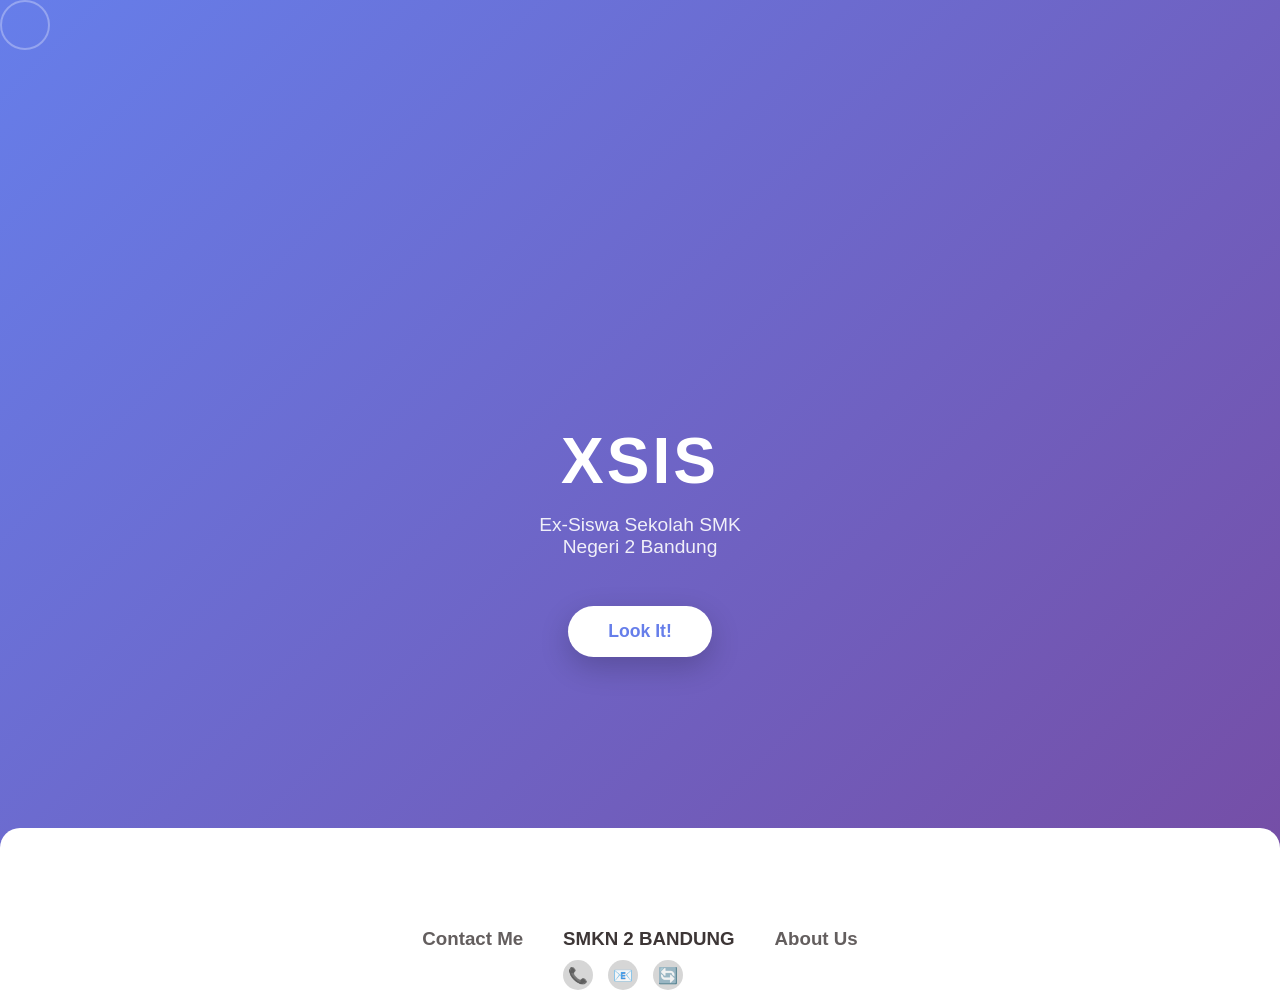
<file: index.html>
<!DOCTYPE html>
<html lang="id">
<head>
    <meta charset="UTF-8">
    <meta name="viewport" content="width=device-width, initial-scale=1.0">
    <title>XSIS - Ex-Siswa SMKN 2 Bandung</title>
    <link rel="stylesheet" href="style.css">
</head>
<body>
    <div class="sidebar1">
            <div class="user-icon">
                <a href="profil.html"><div class="icon-circle"></div></a>
        </div>

    <div class="konten">
        <div class="logo">XSIS</div>
        <div class="subtitle">Ex-Siswa Sekolah SMK<br>Negeri 2 Bandung</div>
        <a href="datasiswa.html" class="look-it-btn">Look It!</a>
        
        <div class="footer">
            <div>
                <a href="#"><h3>Contact Me</h3></a> 
            </div>
            <div class="smkn">
                <div><h3>SMKN 2 BANDUNG</h3></div>
                <div class="social-icons">
                    <div class="social-icon"><a href="#">📞</a></div>
                    <div class="social-icon"><a href="#">📧</a></div>
                    <div class="social-icon"><a href="#">🔄</a></div>
                </div>
            </div>
            <div>
                <a href="#"><h3>About Us</h3></a>
            </div>
        </div>
    </div>
    </div>
</body>
</html>
</file>
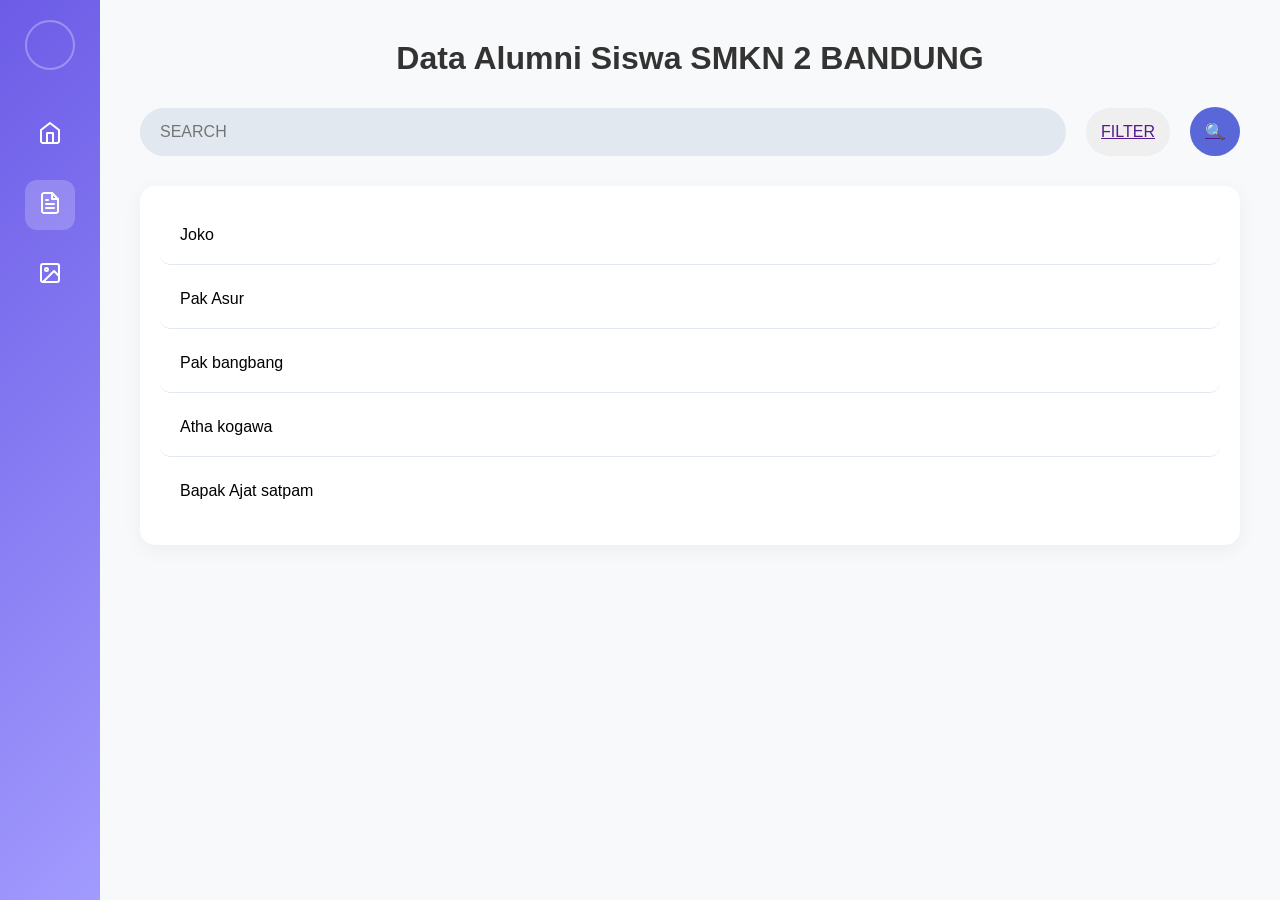
<file: datasiswa.html>
<!DOCTYPE html>
<html lang="en">
<head>
    <meta charset="UTF-8">
    <meta name="viewport" content="width=device-width, initial-scale=1.0">
    <title>daata siswa</title>
    <link rel="stylesheet" href="style.css">
</head>
<body>
    
    <div id="mainLayout" class="data">
        <div class="sidebar">
            <div class="user-icon">
                <a href="profil.html"><div class="icon-circle"></div></a>
            </div>
            <div class="nav-icons">
                <div class="nav-icon">
                    <a href="index.html"><svg width="24" height="24" viewBox="0 0 24 24" fill="none" xmlns="http://www.w3.org/2000/svg">
                        <path d="M3 9L12 2L21 9V20C21 20.5304 20.7893 21.0391 20.4142 21.4142C20.0391 21.7893 19.5304 22 19 22H5C4.46957 22 3.96086 21.7893 3.58579 21.4142C3.21071 21.0391 3 20.5304 3 20V9Z" stroke="white" stroke-width="2" stroke-linecap="round" stroke-linejoin="round"/>
                        <path d="M9 22V12H15V22" stroke="white" stroke-width="2" stroke-linecap="round" stroke-linejoin="round"/>
                    </svg></a>
                </div>
                <div class="nav-icon active">
                    <a href="datasiswa.html"><svg width="24" height="24" viewBox="0 0 24 24" fill="none" xmlns="http://www.w3.org/2000/svg">
                        <path d="M14 2H6C5.46957 2 4.96086 2.21071 4.58579 2.58579C4.21071 2.96086 4 3.46957 4 4V20C4 20.5304 4.21071 21.0391 4.58579 21.4142C4.96086 21.7893 5.46957 22 6 22H18C18.5304 22 19.0391 21.7893 19.4142 21.4142C19.7893 21.0391 20 20.5304 20 20V8L14 2Z" stroke="white" stroke-width="2" stroke-linecap="round" stroke-linejoin="round"/>
                        <path d="M14 2V8H20" stroke="white" stroke-width="2" stroke-linecap="round" stroke-linejoin="round"/>
                        <path d="M16 13H8" stroke="white" stroke-width="2" stroke-linecap="round" stroke-linejoin="round"/>
                        <path d="M16 17H8" stroke="white" stroke-width="2" stroke-linecap="round" stroke-linejoin="round"/>
                        <path d="M10 9H9H8" stroke="white" stroke-width="2" stroke-linecap="round" stroke-linejoin="round"/>
                    </svg></a>
                </div>
                <div class="nav-icon">
                    <a href="memory.html"><svg width="24" height="24" viewBox="0 0 24 24" fill="none" xmlns="http://www.w3.org/2000/svg">
                        <rect x="3" y="3" width="18" height="18" rx="2" ry="2" stroke="white" stroke-width="2"/>
                        <circle cx="8.5" cy="8.5" r="1.5" stroke="white" stroke-width="2"/>
                        <path d="M21 15L16 10L5 21" stroke="white" stroke-width="2" stroke-linecap="round" stroke-linejoin="round"/>
                    </svg></a>
                </div>
            </div>
        </div>
        <div class="content">
            <h1 class="page-judul">Data Alumni Siswa SMKN 2 BANDUNG</h1>

            <div class="search">
                <input type="text" class="search-input" placeholder="SEARCH">
                <button class="filter-btn" ><a href="">FILTER</a></button>
                <button class="search-btn" ><a href="">🔍</a></button>
            </div>

            <div class="alumni-list">
                <div class="alumni-item">Joko</div>
                <div class="alumni-item">Pak Asur</div>
                <div class="alumni-item">Pak bangbang</div>
                <div class="alumni-item">Atha kogawa</div>
                <div class="alumni-item">Bapak Ajat satpam</div>
            </div>
        </div>
    </div>
</body>
</html>
</file>
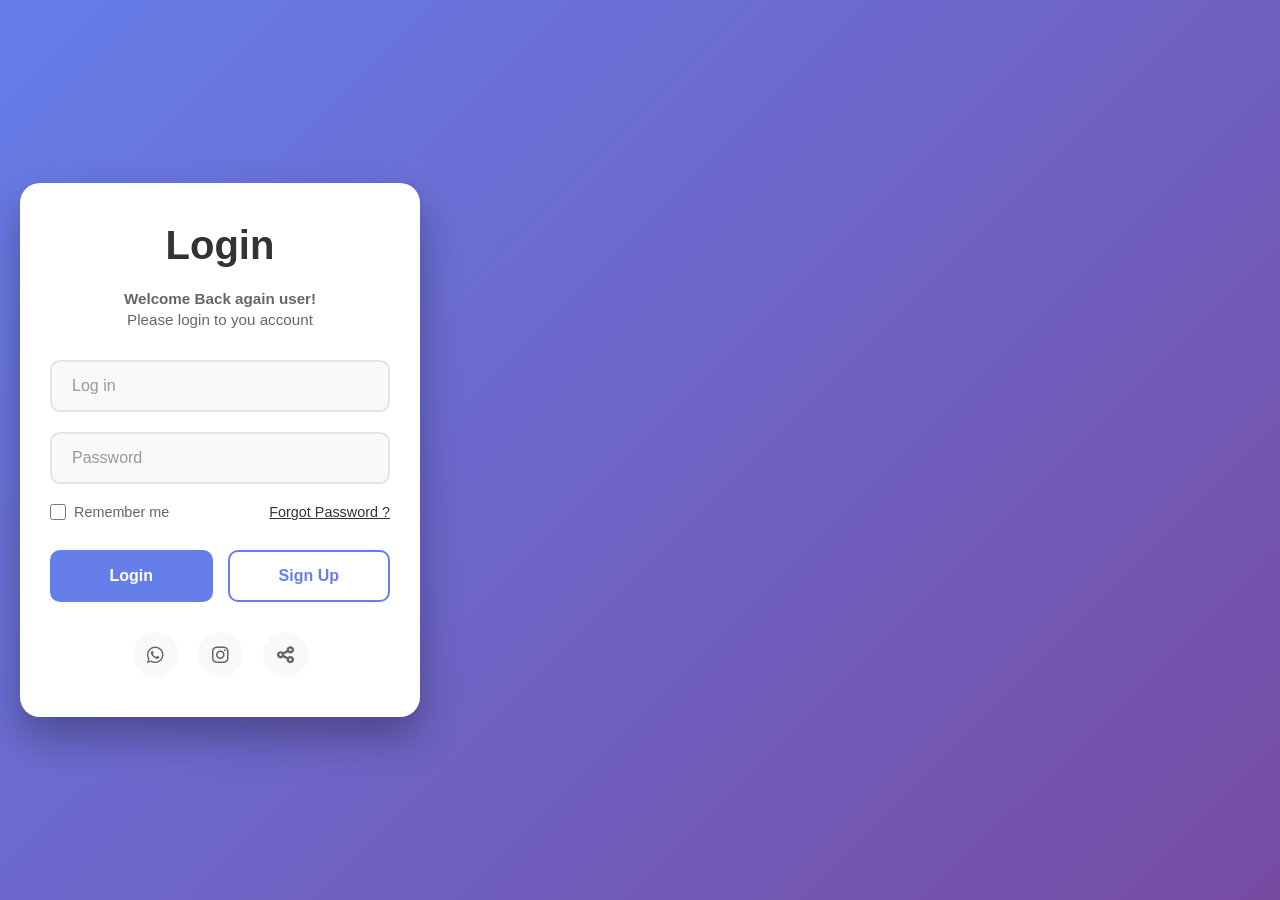
<file: login.html>
<!DOCTYPE html>
<html lang="en">
<head>
    <meta charset="UTF-8">
    <meta name="viewport" content="width=device-width, initial-scale=1.0">
    <title>Login Page</title>
    <link rel="stylesheet" href="login.css">
    <link rel="stylesheet" href="https://cdnjs.cloudflare.com/ajax/libs/font-awesome/6.0.0/css/all.min.css">
</head>
<body>
    <div class="konten">    
        <div class="login">    
            <h1>Login</h1>
            <div class="textbwhlogin">
                <p>Welcome Back again user!</p>
                <p>Please login to you account</p>
            </div>
            <form>
                <div class="log_in">
                    <input type="text" placeholder="Log in" required>
                </div>
                <div class="log_in">
                    <input type="password" placeholder="Password" required>
                </div>
                <div class="bwhpassword">
                    <div class="remember-me">
                        <input type="checkbox" id="remember">
                        <label for="remember">Remember me</label>
                    </div>
                    <a href="#" class="forgot-password">Forgot Password ?</a>
                </div>
                <div class="loginsingup">   
                    <button type="submit" class="login-tbl">Login</button>
                    <button type="button" class="signup-tbl">Sign Up</button>
                </div>
            </form>
            <div class="logo">
                <a href="#"><i class="fab fa-whatsapp"></i></a>
                <a href="#"><i class="fab fa-instagram"></i></a>
                <a href="#"><i class="fas fa-share-alt"></i></a>
            </div>
        </div>
    </div>
</body>
</html>
</file>
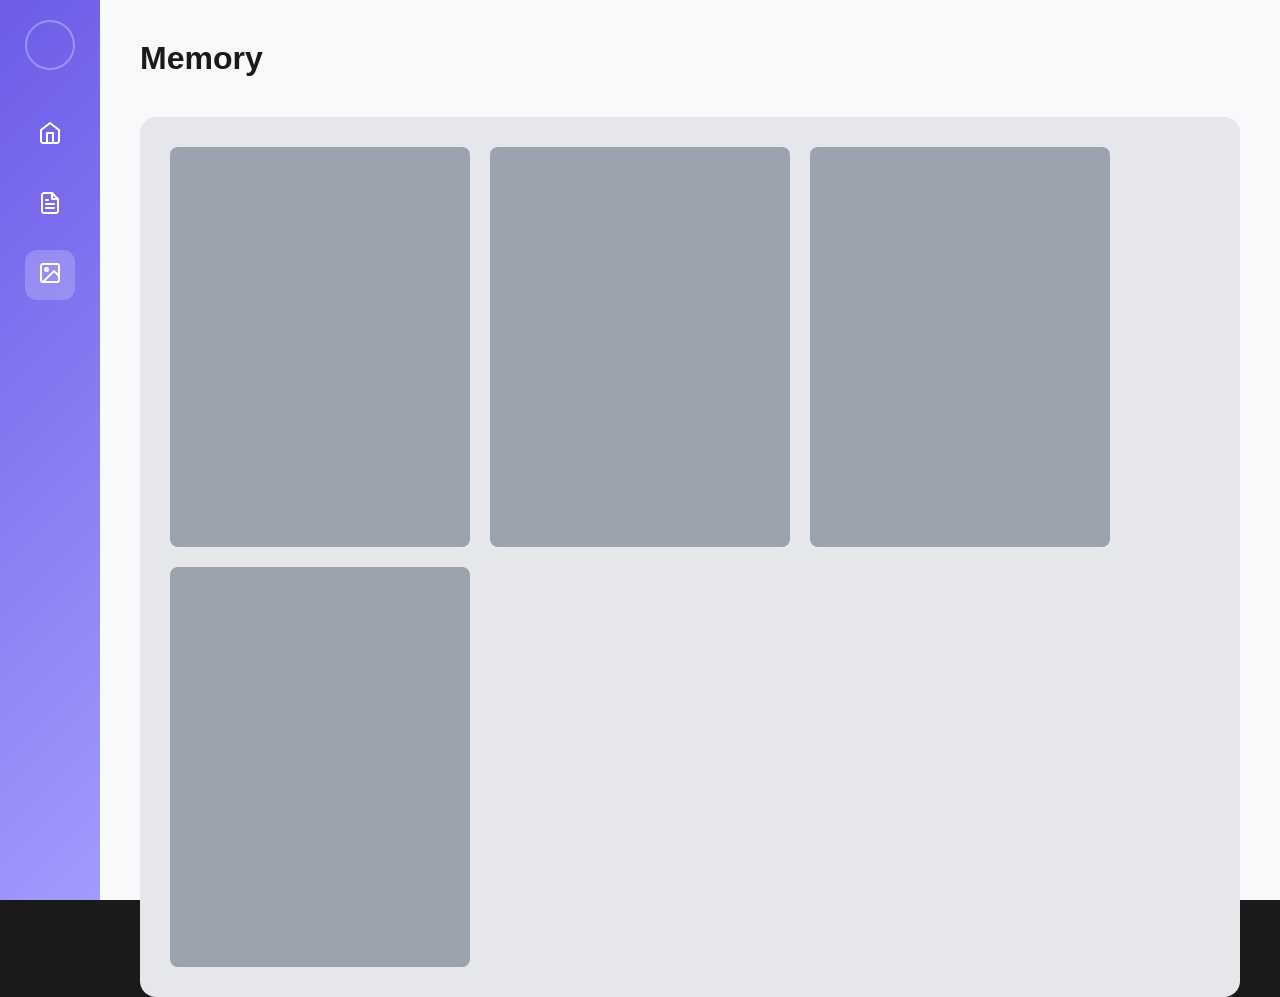
<file: memory.html>
<!DOCTYPE html>
<html lang="en">
<head>
    <meta charset="UTF-8">
    <meta name="viewport" content="width=device-width, initial-scale=1.0">
    <title>Desktop - 8</title>
    <link rel="stylesheet" href="memory.css">
</head>
<body>
    <div class="konten">
        <!-- Sidebar -->
        <div class="sidebar">
            <div class="user-icon">
                <a href="profil.html"><div class="logo-bulet"></div></a>
            </div>
            <div class="nav-icons">
                <div class="nav-icon">
                    <a href="index.html"><svg width="24" height="24" viewBox="0 0 24 24" fill="none" xmlns="http://www.w3.org/2000/svg">
                        <path d="M3 9L12 2L21 9V20C21 20.5304 20.7893 21.0391 20.4142 21.4142C20.0391 21.7893 19.5304 22 19 22H5C4.46957 22 3.96086 21.7893 3.58579 21.4142C3.21071 21.0391 3 20.5304 3 20V9Z" stroke="white" stroke-width="2" stroke-linecap="round" stroke-linejoin="round"/>
                        <path d="M9 22V12H15V22" stroke="white" stroke-width="2" stroke-linecap="round" stroke-linejoin="round"/>
                    </svg></a>
                </div>
                <div class="nav-icon">
                    <a href="datasiswa.html"><svg width="24" height="24" viewBox="0 0 24 24" fill="none" xmlns="http://www.w3.org/2000/svg">
                        <path d="M14 2H6C5.46957 2 4.96086 2.21071 4.58579 2.58579C4.21071 2.96086 4 3.46957 4 4V20C4 20.5304 4.21071 21.0391 4.58579 21.4142C4.96086 21.7893 5.46957 22 6 22H18C18.5304 22 19.0391 21.7893 19.4142 21.4142C19.7893 21.0391 20 20.5304 20 20V8L14 2Z" stroke="white" stroke-width="2" stroke-linecap="round" stroke-linejoin="round"/>
                        <path d="M14 2V8H20" stroke="white" stroke-width="2" stroke-linecap="round" stroke-linejoin="round"/>
                        <path d="M16 13H8" stroke="white" stroke-width="2" stroke-linecap="round" stroke-linejoin="round"/>
                        <path d="M16 17H8" stroke="white" stroke-width="2" stroke-linecap="round" stroke-linejoin="round"/>
                        <path d="M10 9H9H8" stroke="white" stroke-width="2" stroke-linecap="round" stroke-linejoin="round"/>
                    </svg></a>
                </div>
                <div class="nav-icon active">
                    <a href="memory.html"><svg width="24" height="24" viewBox="0 0 24 24" fill="none" xmlns="http://www.w3.org/2000/svg">
                        <rect x="3" y="3" width="18" height="18" rx="2" ry="2" stroke="white" stroke-width="2"/>
                        <circle cx="8.5" cy="8.5" r="1.5" stroke="white" stroke-width="2"/>
                        <path d="M21 15L16 10L5 21" stroke="white" stroke-width="2" stroke-linecap="round" stroke-linejoin="round"/>
                        </svg></a>
                </div>
            </div>
        </div>
        
        <!-- Main Content -->
        <div class="content">
            <div class="content-atas">
                <h1 class="judul">Memory</h1>
            </div>
            
            <div class="memory">
                <div class="memory-card"></div>
                <div class="memory-card"></div>
                <div class="memory-card"></div>
                <div class="memory-card"></div>
            </div>
        </div>
    </div>
</body>
</html>
</file>
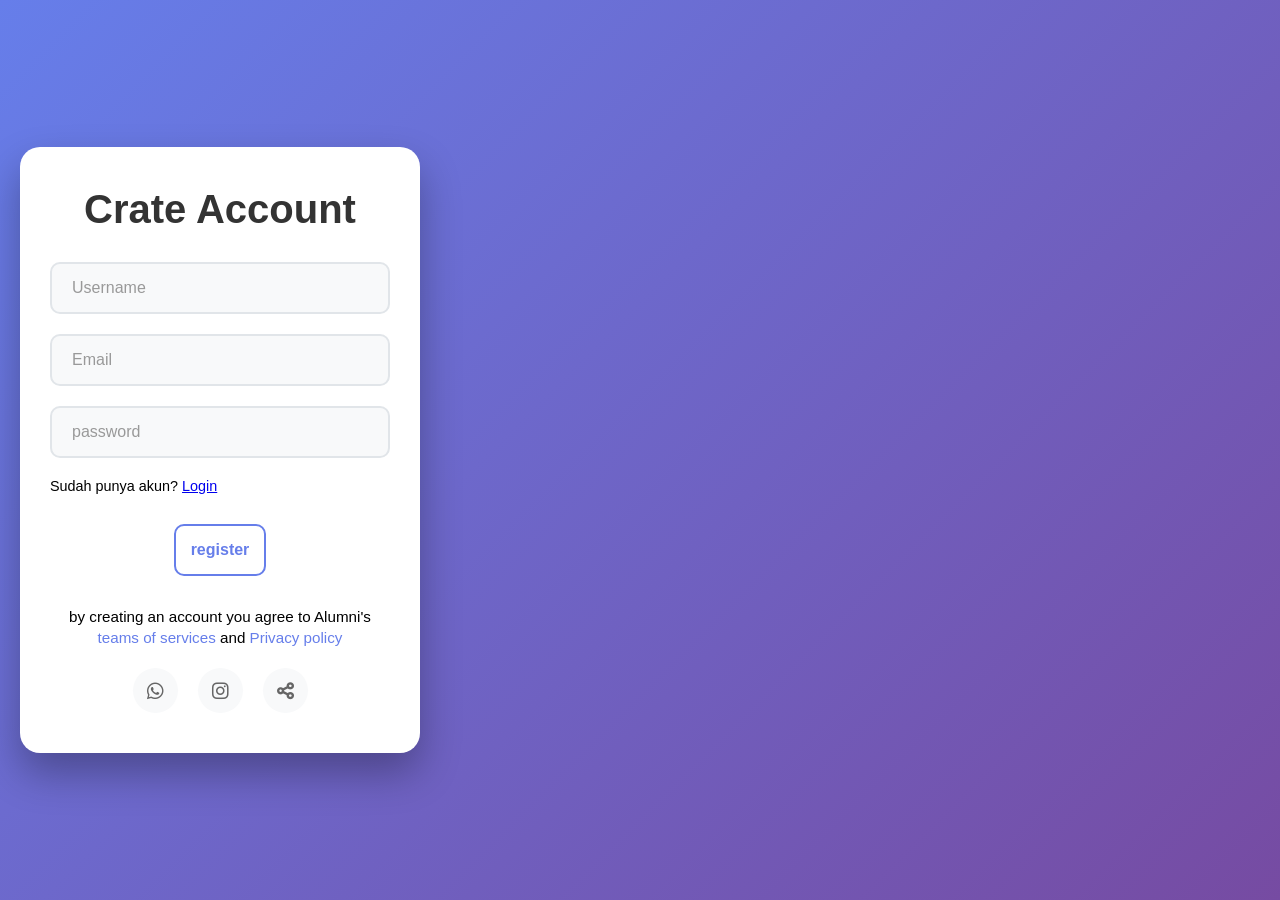
<file: register.html>
<!DOCTYPE html>
<html lang="en">
<head>
    <meta charset="UTF-8">
    <meta name="viewport" content="width=device-width, initial-scale=1.0">
    <title>Login Page</title>
    <link rel="stylesheet" href="register.css">
    <link rel="stylesheet" href="https://cdnjs.cloudflare.com/ajax/libs/font-awesome/6.0.0/css/all.min.css">
</head>
<body>
    <div class="konten">
        <div class="Text">    
            <h1>Crate Account</h1>
            <div class="textbwhlogin">
            </div>
            <form>
                <div class="Username">
                    <input type="text" placeholder="Username" required>
                </div>
                <div class="Username">
                    <input type="text" placeholder="Email" required>
                </div>
                <div class="Username">
                    <input type="password" placeholder="password" required>
                </div>
                
                <div class="bwhpassword">
                    <div class="remember-me">
                        <p>Sudah punya akun? <a class="Login" href="login.html">Login</a></p>
                    </div>
                </div>
                
                <div class="Register">
                    <button type="button" class="register-tbl">register</button>
                </div>
                <div class="bwhregis">
                    <p>by creating an account you agree to Alumni's <span class="spnregis">teams of services</span> and <span class="spnregis">Privacy policy</span></p>
                </div>
            </form>
            
            <div class="logo">
                <a href="#"><i class="fab fa-whatsapp"></i></a>
                <a href="#"><i class="fab fa-instagram"></i></a>
                <a href="#"><i class="fas fa-share-alt"></i></a>
            </div>
        </div>
    </div>
</body>
</html>
</file>
<file: style.css>
* {
    margin: 0;
    padding: 0;
    box-sizing: border-box;
}

body {
    font-family: 'Segoe UI', Tahoma, Geneva, Verdana, sans-serif;
    background: linear-gradient(135deg, #667eea 0%, #764ba2 100%);
    min-height: 100vh;
}

.konten {
    display: flex;
    align-items: center;
    justify-content: center;
    min-height: 100vh;
    flex-direction: column;
    text-align: center;
    color: white;
    position: relative;
}



.logo {
    font-size: 4rem;
    font-weight: bold;
    margin-bottom: 1rem;
    letter-spacing: 3px;
}

.subtitle {
    font-size: 1.2rem;
    margin-bottom: 3rem;
    opacity: 0.9;
}

.look-it-btn {
    background: white;
    color: #667eea;
    padding: 15px 40px;
    border: none;
    border-radius: 50px;
    font-size: 1.1rem;
    font-weight: 600;
    text-decoration: none;
    transition: all 0.3s ease;
    box-shadow: 0 10px 30px rgba(0,0,0,0.2);
}

.look-it-btn:hover {
    transform: translateY(-2px);
    box-shadow: 0 15px 40px rgba(0,0,0,0.3);
}

.footer {
    position: absolute;
    bottom: 30px;
    display: flex;
    gap: 40px;
    background-color: #ffffff;
    width: 100%;
    justify-content: center;
    border-radius: 20px 20px 0px 0px;
    margin: -30px;
    padding-top: 100px;
}

.footer h3{
    color: rgb(61, 54, 54);
}

.footer a {
    color: white;
    text-decoration: none;
    opacity: 0.8;
    transition: opacity 0.3s ease;
}

.footer a:hover {
    opacity: 1;
}

.social-icons {
    display: flex;
    gap: 15px;
    margin-top: 10px;
}

.social-icon {
    width: 30px;
    height: 30px;
    background: rgba(52, 51, 51, 0.2);
    border-radius: 50%;
    display: flex;
    align-items: center;
    justify-content: center;
    cursor: default;
}


.data {
    display: flex;
    min-height: 100vh;
}

.icon-circle {
    width: 50px;
    height: 50px;
    border: 2px solid rgba(255, 255, 255, 0.3);
    border-radius: 50%;
    background: transparent;
}

.sidebar {
    width: 100px;
    background: linear-gradient(135deg, #6c5ce7, #a29bfe);
    display: flex;
    flex-direction: column;
    align-items: center;
    padding: 20px 0;
}

.user-icon {
    margin-bottom: 40px;
}

.icon-circle {
    width: 50px;
    height: 50px;
    border: 2px solid rgba(255, 255, 255, 0.3);
    border-radius: 50%;
    background: transparent;
}

.nav-icons {
    display: flex;
    flex-direction: column;
    gap: 20px;
}

.nav-icon {
    width: 50px;
    height: 50px;
    border-radius: 12px;
    display: flex;
    align-items: center;
    justify-content: center;
    cursor: pointer;
    transition: background-color 0.3s ease;
}

.nav-icon:hover {
    background: rgba(255, 255, 255, 0.1);
}

.nav-icon.active {
    background: rgba(255, 255, 255, 0.2);
}

.content {
    flex: 1;
    padding: 40px;
    background: #f8f9fa;
}

.page-judul {
    font-size: 2rem;
    margin-bottom: 30px;
    color: #333;
    text-align: center;
}

.search {
    display: flex;
    gap: 20px;
    margin-bottom: 30px;
    align-items: center;
}

.search-input {
    flex: 1;
    padding: 15px 20px;
    border: none;
    border-radius: 25px;
    background: #e2e8f0;
    font-size: 1rem;
}

.filter-btn, .search-btn {
    padding: 15px;
    border: none;
    border-radius: 25px;
    font-size: 1rem;
}

.search-btn {
    border-radius: 50%;
    background: #5a67d8;
    color: white;
}

.alumni-list {
    background: white;
    border-radius: 15px;
    padding: 20px;
    box-shadow: 0 5px 20px rgba(0,0,0,0.05);
}

.alumni-item {
    padding: 20px;
    border-bottom: 1px solid #e2e8f0;
    transition: all 0.3s ease;
    border-radius: 10px;
    margin-bottom: 5px;
}

.alumni-item:hover {
    background: #f7fafc;
    transform: translateX(5px);
}

.alumni-item:last-child {
    border-bottom: none;
}
</file>
<file: login.css>
* {
    margin: 0;
    padding: 0;
    box-sizing: border-box;
}

body {
    font-family: -apple-system, BlinkMacSystemFont, 'Segoe UI', Roboto, sans-serif;
    background: linear-gradient(135deg, #667eea 0%, #764ba2 100%);
    min-height: 100vh;
    display: flex;
    align-items: center;
    padding: 20px;
}

.konten {
    width: 100%;
    max-width: 400px;
}

.login {
    background: white;
    padding: 40px 30px;
    border-radius: 20px;
    box-shadow: 0 20px 40px rgba(0, 0, 0, 0.3);
    text-align: center;
}

h1 {
    font-size: 2.5rem;
    font-weight: 700;
    color: #333;
    margin-bottom: 20px;
}

.textbwhlogin {
    margin-bottom: 30px;
}

.textbwhlogin p {
    color: #666;
    font-size: 0.95rem;
    line-height: 1.4;
}

.textbwhlogin p:first-child {
    font-weight: 600;
}

.log_in {
    margin-bottom: 20px;
    text-align: left;
}

.log_in input {
    width: 100%;
    padding: 15px 20px;
    border: 2px solid #e1e5e9;
    border-radius: 10px;
    font-size: 1rem;
    transition: all 0.3s ease;
    background: #f8f9fa;
}

.log_in input:focus {
    outline: none;
    border-color: #667eea;
    background: white;
    box-shadow: 0 0 0 3px rgba(102, 126, 234, 0.1);
}

.log_in input::placeholder {
    color: #999;
}

.bwhpassword {
    display: flex;
    justify-content: space-between;
    align-items: center;
    margin-bottom: 30px;
    font-size: 0.9rem;
}

.remember-me {
    display: flex;
    align-items: center;
    gap: 8px;
}

.remember-me input {
    width: 16px;
    height: 16px;
    accent-color: #667eea;
}

.remember-me label {
    color: #666;
    cursor: pointer;
}

.forgot-password {
    color: #333;
    text-decoration: underline;
    font-weight: 500;
}

.forgot-password:hover {
    color: #667eea;
}

.loginsingup {
    display: flex;
    gap: 15px;
    margin-bottom: 30px;
}

.login-tbl, .signup-tbl {
    flex: 1;
    padding: 15px;
    border-radius: 10px;
    font-size: 1rem;
    font-weight: 600;
    cursor: pointer;
    transition: all 0.3s ease;
    border: 2px solid transparent;
}

.login-tbl {
    background: #667eea;
    color: white;
    border-color: #667eea;
}

.login-tbl:hover {
    background: #5a6fd8;
    transform: translateY(-2px);
    box-shadow: 0 8px 20px rgba(102, 126, 234, 0.3);
}

.signup-tbl {
    background: transparent;
    color: #667eea;
    border-color: #667eea;
}

.signup-tbl:hover {
    background: #667eea;
    color: white;
    transform: translateY(-2px);
    box-shadow: 0 8px 20px rgba(102, 126, 234, 0.3);
}
.rgs {
    text-decoration: none;
    color: #667eea;
}

.logo {
    display: flex;
    justify-content: center;
    gap: 20px;
}

.logo a {
    width: 45px;
    height: 45px;
    background: #f8f9fa;
    border-radius: 50%;
    display: flex;
    align-items: center;
    justify-content: center;
    color: #666;
    font-size: 1.2rem;
    transition: all 0.3s ease;
    text-decoration: none;
}

.logo a:hover {
    background: #667eea;
    color: white;
    transform: translateY(-3px);
    box-shadow: 0 8px 20px rgba(102, 126, 234, 0.3);
}
</file>
<file: memory.css>
* {
    margin: 0;
    padding: 0;
    box-sizing: border-box;
}

body {
    font-family: -apple-system, BlinkMacSystemFont, 'Segoe UI', Roboto, sans-serif;
    background-color: #1a1a1a;
    height: 100vh;
    overflow: hidden;
}

.konten {
    display: flex;
    height: 100vh;
    background-color: #1a1a1a;
}
/* sidebar */
.logo-bulet {
    width: 50px;
    height: 50px;
    border: 2px solid rgba(255, 255, 255, 0.3);
    border-radius: 50%;
    background: transparent;

}

.sidebar {
    width: 100px;
    background: linear-gradient(135deg, #6c5ce7, #a29bfe);
    display: flex;
    flex-direction: column;
    align-items: center;
    padding: 20px 0;
}

.user-icon {
    margin-bottom: 40px;
}

.icon-circle {
    width: 50px;
    height: 50px;
    border: 2px solid rgba(255, 255, 255, 0.3);
    border-radius: 50%;
    background: transparent;
}

.nav-icons {
    display: flex;
    flex-direction: column;
    gap: 20px;
}

.nav-icon {
    width: 50px;
    height: 50px;
    border-radius: 12px;
    display: flex;
    align-items: center;
    justify-content: center;
    cursor: pointer;
    transition: background-color 0.3s ease;
}

.nav-icon:hover {
    background: rgba(255, 255, 255, 0.1);
}

.nav-icon.active {
    background: rgba(255, 255, 255, 0.2);
}
/* Main Content Styles */
.content {
    flex: 1;
    background-color: #f8f9fa;
    padding: 40px;
    display: flex;
    flex-direction: column;
}

.content-atas {
    margin-bottom: 40px;
}

.judul {
    font-size: 32px;
    font-weight: 600;
    color: #1a1a1a;
    margin: 0;
}

/* Memory Container Styles */
.memory {
    background-color: #e5e7eb;
    border-radius: 16px;
    padding: 30px;
    display: flex;
    gap: 20px;
    flex-wrap: wrap;
    align-items: flex-start;
}

.memory-card {
    width: 300px;
    height: 400px;
    background-color: #9ca3af;
    border-radius: 8px;
    flex-shrink: 0;
}
</file>
<file: register.css>
* {
    margin: 0;
    padding: 0;
    box-sizing: border-box;
}

body {
    font-family: -apple-system, BlinkMacSystemFont, 'Segoe UI', Roboto, sans-serif;
    background: linear-gradient(135deg, #667eea 0%, #764ba2 100%);
    min-height: 100vh;
    display: flex;
    align-items: center;
    padding: 20px;
}

.konten {
    width: 100%;
    max-width: 400px;
}

.Text {
    background: white;
    padding: 40px 30px;
    border-radius: 20px;
    box-shadow: 0 20px 40px rgba(0, 0, 0, 0.3);
    text-align: center;
}

h1 {
    font-size: 2.5rem;
    font-weight: 700;
    color: #333;
    margin-bottom: 20px;
}

.textbwhlogin {
    margin-bottom: 30px;
}

.textbwhlogin p {
    color: #666;
    font-size: 0.95rem;
    line-height: 1.4;
}

.textbwhlogin p:first-child {
    font-weight: 600;
}

.Username {
    margin-bottom: 20px;
    text-align: left;
}

.Username input {
    width: 100%;
    padding: 15px 20px;
    border: 2px solid #e1e5e9;
    border-radius: 10px;
    font-size: 1rem;
    transition: all 0.3s ease;
    background: #f8f9fa;
}

.Username input:focus {
    outline: none;
    border-color: #667eea;
    background: white;
    box-shadow: 0 0 0 3px rgba(102, 126, 234, 0.1);
}

.Username input::placeholder {
    color: #999;
}

.bwhpassword {
    display: flex;
    justify-content: space-between;
    align-items: center;
    margin-bottom: 30px;
    font-size: 0.9rem;
}

.Login:hover {
    background: #667eea;
    color: white;
    transform: translateY(-2px);
    box-shadow: 0 8px 20px rgba(102, 126, 234, 0.3);
    transition: all 0.3s ease;
    border: 2px solid transparent;
    border-radius: 5px;
}

.Register {
    gap: 15px;
    margin-bottom: 30px;
}

.register-tbl {
    flex: 1;
    padding: 15px;
    border-radius: 10px;
    font-size: 1rem;
    font-weight: 600;
    cursor: pointer;
    transition: all 0.3s ease;
    border: 2px solid transparent;
}

.register-tbl {
    background: transparent;
    color: #667eea;
    border-color: #667eea;
}

.register-tbl:hover {
    background: #667eea;
    color: white;
    transform: translateY(-2px);
    box-shadow: 0 8px 20px rgba(102, 126, 234, 0.3);
}

.bwhregis {
    font-size: 0.95rem;
    line-height: 1.4;
}
.spnregis {
    color: #667eea;
}

.logo {
    padding-top: 20px;
    display: flex;
    justify-content: center;
    gap: 20px;
}

.logo a {
    width: 45px;
    height: 45px;
    background: #f8f9fa;
    border-radius: 50%;
    display: flex;
    align-items: center;
    justify-content: center;
    color: #666;
    font-size: 1.2rem;
    transition: all 0.3s ease;
    text-decoration: none;
}

.logo a:hover {
    background: #667eea;
    color: white;
    transform: translateY(-3px);
    box-shadow: 0 8px 20px rgba(102, 126, 234, 0.3);
}
</file>
